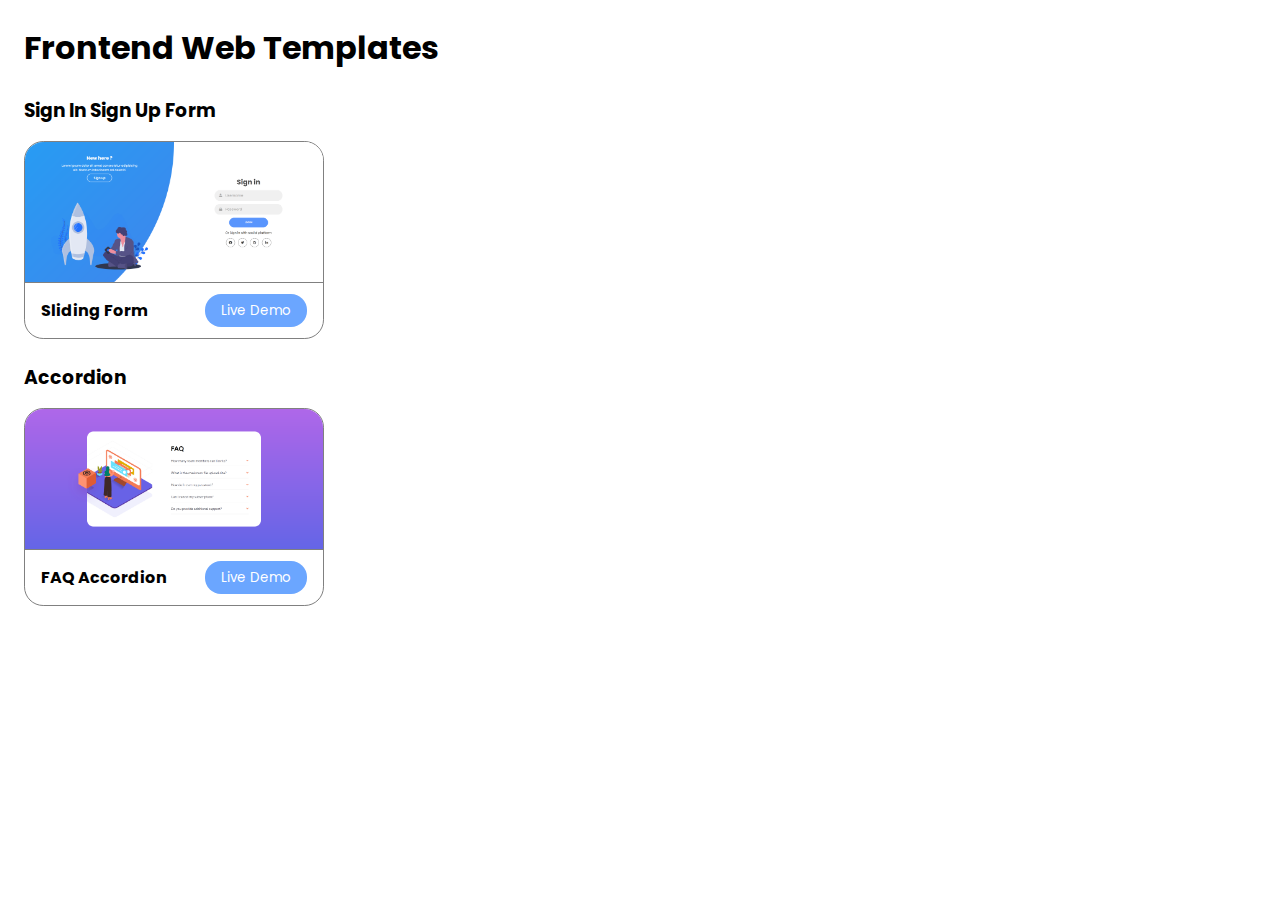
<file: index.html>
<!DOCTYPE html>
<html lang="en">
  <head>
    <meta charset="UTF-8" />
    <meta name="viewport" content="width=device-width, initial-scale=1.0" />

    <!-- css -->
    <link rel="stylesheet" href="./style.css" />

    <title>Frontend Web Templates</title>
  </head>
  <body>
    <section id="frontend-web-templates">
      <h1>Frontend Web Templates</h1>
      <div id="sign-in-sign-up-form" class="template">
        <h3>Sign In Sign Up Form</h3>
        <div class="card">
          <img src="./assets/sliding-sign-in-sign-up-form.png" />
          <div class="text">
            <h4>Sliding Form</h4>
            <a href="./sign-in-sign-up-form/sliding/index.html" target="_blank">
              <button>Live Demo</button>
            </a>
          </div>
        </div>
      </div>
      <div id="accordion" class="template">
        <h3>Accordion</h3>
        <div class="card">
          <img src="./assets/faq-accordion.png" />
          <div class="text">
            <h4>FAQ Accordion</h4>
            <a href="./accordion/faq-accordion/index.html" target="_blank">
              <button>Live Demo</button>
            </a>
          </div>
        </div>
      </div>
    </section>
  </body>
</html>
</file>
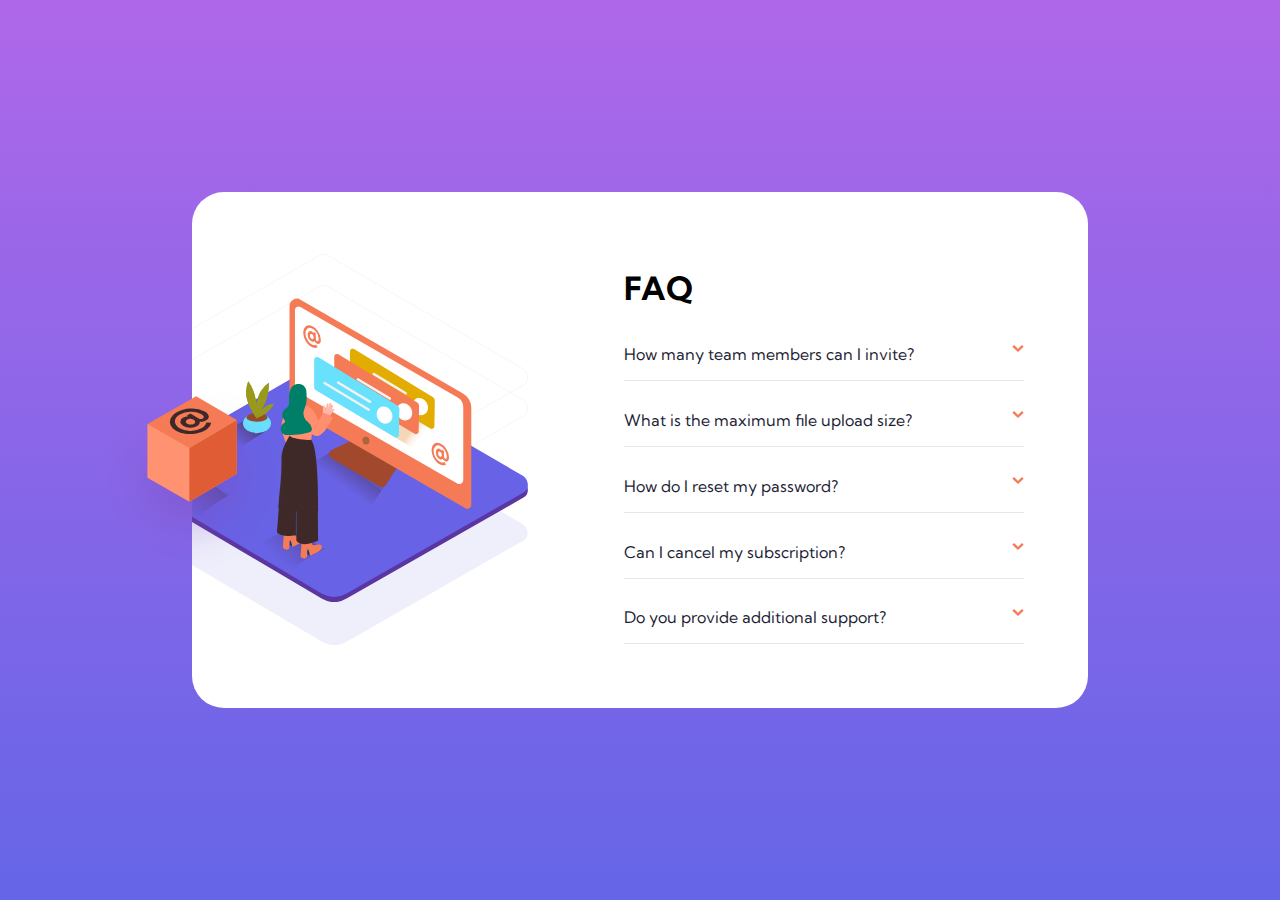
<file: accordion/faq-accordion/index.html>
<!DOCTYPE html>
<html lang="en">
  <head>
    <meta charset="UTF-8" />
    <meta name="viewport" content="width=device-width, initial-scale=1.0" />

    <!-- favicon  -->
    <link
      rel="icon"
      type="image/png"
      sizes="32x32"
      href="./assets/favicon-32x32.png"
    />

    <!-- css -->
    <link rel="stylesheet" href="./css/style.css" />

    <!-- js -->
    <script src="./js/script.js" defer></script>

    <title>FAQ Accordion Card</title>
  </head>
  <body>
    <section id="faq-accordion">
      <div class="container">
        <img
          class="box"
          src="./assets/illustration-box-desktop.svg"
          alt="card-box"
        />
        <div class="card-img-container">
          <img
            class="card-img-women desk"
            src="./assets/illustration-woman-online-desktop.svg"
            alt="card-img-desktop"
          />
          <img
            class="card-img-women mob"
            src="./assets/illustration-woman-online-mobile.svg"
            alt="card-img-mobile"
          />
        </div>
        <div class="accordion">
          <h2 class="title">FAQ</h2>
          <div class="accordion-item">
            <div class="heading">How many team members can I invite?</div>
            <div class="accordion-content-container">
              <div class="content">
                You can invite up to 2 additional users on the Free plan. There
                is no limit on team members for the Premium plan.
              </div>
            </div>
          </div>
          <div class="accordion-item">
            <div class="heading">What is the maximum file upload size?</div>
            <div class="accordion-content-container">
              <div class="content">
                No more than 2GB. All files in your account must fit your
                allotted storage space.
              </div>
            </div>
          </div>
          <div class="accordion-item">
            <div class="heading">How do I reset my password?</div>
            <div class="accordion-content-container">
              <div class="content">
                Click “Forgot password” from the login page or “Change password”
                from your profile page. A reset link will be emailed to you.
              </div>
            </div>
          </div>
          <div class="accordion-item">
            <div class="heading">Can I cancel my subscription?</div>
            <div class="accordion-content-container">
              <div class="content">
                Yes! Send us a message and we’ll process your request no
                questions asked.
              </div>
            </div>
          </div>
          <div class="accordion-item">
            <div class="heading">Do you provide additional support?</div>
            <div class="accordion-content-container">
              <div class="content">
                Chat and email support is available 24/7. Phone lines are open
                during normal business hours.
              </div>
            </div>
          </div>
        </div>
      </div>
    </section>
  </body>
</html>
</file>
<file: style.css>
@import url("https://fonts.googleapis.com/css2?family=Poppins:wght@200;300;400;500;600;700;800&display=swap");
html {
  font-size: 100%;
  box-sizing: border-box;
}

body {
  font-family: Poppins, sans-serif;
}

*,
*::before,
*::after {
  margin: 0;
  padding: 0;
  border: 0;
  outline: 0;
  font-family: inherit;
  box-sizing: inherit;
}

#frontend-web-templates {
  width: 100%;
  padding: 1.5rem;
  display: flex;
  flex-direction: column;
  row-gap: 1.5rem;
}

#frontend-web-templates .template {
  display: flex;
  flex-direction: column;
  row-gap: 1rem;
}

#frontend-web-templates .card {
  max-width: 18.75rem;
  overflow: hidden;
  background-color: white;
  border: 0.1rem solid gray;
  border-radius: 1.2rem;
  line-height: 0;
}

#frontend-web-templates .card img {
  width: 100%;
  height: auto;
  object-fit: cover;
}
#frontend-web-templates .card .text {
  display: flex;
  justify-content: space-between;
  align-items: center;
  padding: 0.7rem 1rem;
  line-height: 1;
  border-top: 0.1rem solid gray;
}
#frontend-web-templates .card button {
  cursor: pointer;
  padding: 0.4rem 1rem;
  border-radius: 1rem;
  background-color: hsl(216, 100%, 71%);
  color: white;
}
</file>
<file: accordion/faq-accordion/css/style.css>
@import url("https://fonts.googleapis.com/css2?family=Kumbh+Sans:wght@400;700&display=swap");
html {
  font-size: 16px;
  box-sizing: border-box;
}

body {
  font-family: "Kumbh Sans", sans-serif;
}

*,
*::before,
*::after {
  margin: 0;
  padding: 0;
  border: 0;
  outline: 0;
  font-family: inherit;
  box-sizing: inherit;
}

body::-webkit-scrollbar {
  width: 0;
}

#faq-accordion {
  min-height: 100vh;
  display: flex;
  justify-content: center;
  align-items: center;
  padding: 10rem 1.25rem 3.5rem;
  background-image: linear-gradient(#af67e9, #6565e7);
}
#faq-accordion .container {
  position: relative;
  width: 100%;
  max-width: 30.625rem;
  border-radius: 2rem;
  background-color: white;
  padding: 0 1.5rem 3rem;
}
#faq-accordion .box {
  display: none;
}
#faq-accordion .card-img-container {
  height: 7.5rem;
  display: flex;
  justify-content: center;
  background-image: url("../assets/bg-pattern-mobile.svg");
  background-repeat: no-repeat;
  background-size: 14rem;
  background-position: center top;
}
#faq-accordion .card-img-women {
  width: 100%;
  max-width: 15rem;
  height: max-content;
  transform: translate(-5%, -55%);
}
#faq-accordion .card-img-women.desk {
  display: none;
}
#faq-accordion .accordion {
  display: flex;
  flex-direction: column;
  row-gap: 1.8rem;
}
#faq-accordion .accordion .title {
  font-size: 1.875rem;
  text-align: center;
  margin: 0.75rem 0 0.5rem;
}
#faq-accordion .accordion-item::after {
  content: "";
  display: block;
  width: 100%;
  height: 1px;
  background-color: #e7e7e9;
}
#faq-accordion .accordion-item .heading {
  display: flex;
  justify-content: space-between;
  column-gap: 1.25rem;
  font-size: 1rem;
  font-weight: 400;
  color: #1d1e35;
  margin-bottom: 1rem;
  transition: color 0.3s ease-in-out;
}
#faq-accordion .accordion-item .heading:hover {
  cursor: pointer;
  color: #f47c57;
}
#faq-accordion .accordion-item .heading::after {
  content: "";
  display: block;
  min-width: 0.75rem;
  height: 0.65rem;
  background-image: url("../assets/icon-arrow-down.svg");
  background-repeat: no-repeat;
  background-size: contain;
  background-position: center center;
  transition: transform 0.3s ease-in-out;
}
#faq-accordion .accordion-content-container {
  height: 0;
  overflow: hidden;
  transition: height 0.3s ease-in-out;
}
#faq-accordion .accordion-item .content {
  font-size: 0.75rem;
  line-height: 1.4;
  color: #4a4b5e;
  padding-bottom: 1.25rem;
  padding-right: 1.25rem;
}
#faq-accordion .accordion-item.open .heading {
  font-weight: bold;
}
#faq-accordion .accordion-item.open .heading::after {
  transform: rotate(180deg);
}
@media screen and (min-width: 57.5em) {
  #faq-accordion {
    padding: 7rem 5rem;
  }
  #faq-accordion .container {
    max-width: 56rem;
    display: flex;
    padding: 1rem 0;
  }
  #faq-accordion .card-img-container,
#faq-accordion .accordion {
    flex: 1;
  }
  #faq-accordion .box {
    display: block;
    position: absolute;
    z-index: 1;
    top: 57%;
    left: 0;
    transform: translate(-50%, -50%);
  }
  #faq-accordion .card-img-container {
    max-width: 25rem;
    height: auto;
    overflow: hidden;
    justify-content: start;
    align-items: center;
    background-image: url("../assets/bg-pattern-desktop.svg");
    background-size: contain;
    background-position: -4rem center;
  }
  #faq-accordion .card-img-women {
    max-width: 25rem;
    height: auto;
    transform: translate(-4rem, 0);
  }
  #faq-accordion .card-img-women.mob {
    display: none;
  }
  #faq-accordion .card-img-women.desk {
    display: inline-block;
  }
  #faq-accordion .accordion {
    padding: 3rem 4rem 3rem 2rem;
  }
  #faq-accordion .accordion .title {
    font-size: 2rem;
    text-align: left;
  }
}

/*# sourceMappingURL=style.css.map */
</file>
